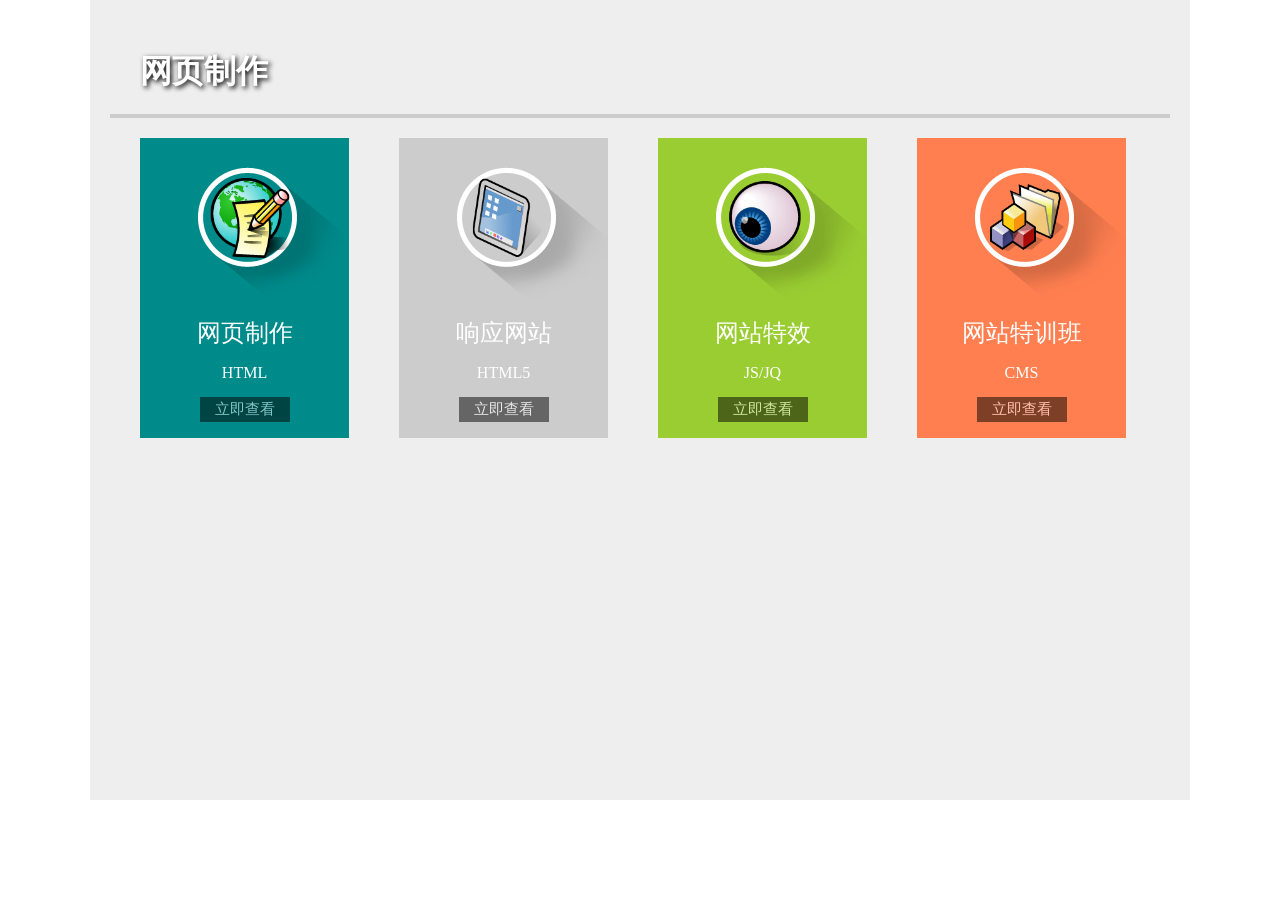
<file: 在校小作品/css3/index.html>
<!DOCTYPE html>
<html>
	<head>
		<meta charset="utf-8" />
		<title></title>
	<link rel="stylesheet" href="css/new_file.css" />
	</head>
	<body>
		<div class="main">
			<h1>网页制作</h1>
			<div class="xian"></div>
			<ul>
				<li>
					<img src="img/bg_icon.png"  class="tp">
					<div class="tu"><img src="img/html.png"></div>
					<div class="sp">
						<p class="pp1">网页制作</p>
						<p>HTML</p>
						<p class="pp3">立即查看</p>
					</div>
					<div class="xp">
						<p class="pp1">网页制作<span>HTML</span></p>
						<p class="pp3">课程:html+div+css+项目实战，2个月一期。</p>
					</div>
				</li>
				<li class="dy1">
					<img src="img/bg_icon.png"class="tp">
					<div class=" tu"><img src="img/html5.png"></div>
					<div class="sp">
						<p class="pp1">响应网站</p>
						<p>HTML5</p>
						<p class="pp3">立即查看</p>
					</div>
					<div class="xp">
						<p class="pp1">响应网站<span>HTML</span></p>
						<p class="pp3">课程:html5+css3+手机网站+响应式网站2个月一期</p>
					</div>
				</li>
				<li>
					<img src="img/bg_icon.png" class="tp">
					<div class="tu"><img src="img/js.png"></div>
					<div class="sp">
						<p class="pp1">网站特效</p>
						<p>JS/JQ</p>
						<p class="pp3">立即查看</p>
					</div>
					<div class="xp">
						<p class="pp1">网站特效<span>HTML</span></p>
						<p class="pp3">
课程:javascript系统学习，目标互联网所有特效</p>
					</div>
				</li>
				<li>
					<img src="img/bg_icon.png"class="tp">
					<div class="tu"><img src="img/dome.png"></div>
					<div class="sp">
						<p class="pp1">网站特训班</p>
						<p>CMS</p>
						<p class="pp3">立即查看</p>
					</div>
					<div class="xp">
						<p class="pp1 pgd">网站特训班<span>HTML</span></p>
						<p class="pp3">课程:从0开始静态页面开发到动态网站制作</p>
					</div>
				</li>
			</ul>
		</div>
	</body>
</html>
</file>
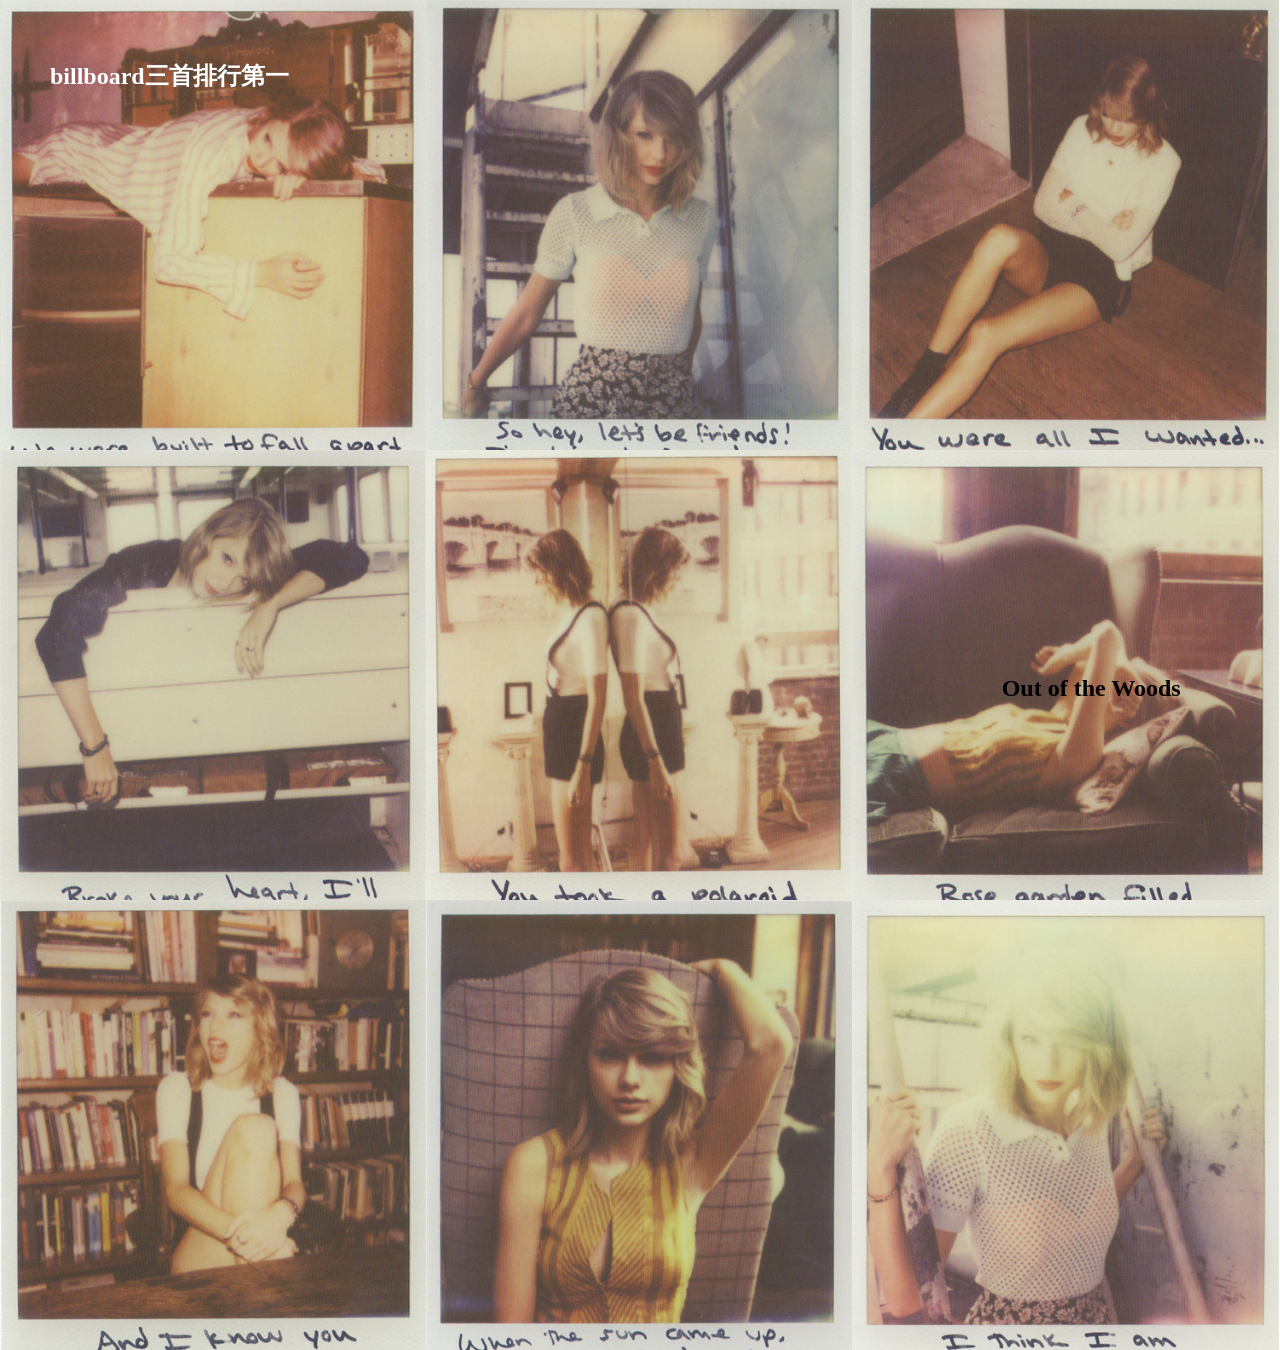
<file: 在校小作品/css3特效/index.html>
<!DOCTYPE html>
<html>
	<head>
		<meta charset="utf-8" />
		<title>明星资料卡</title>
		<link rel="stylesheet" type="text/css" href="css/style.css">
	</head>
	<body>
		<div id="box">
			<!--用作文档中插图的图像-->
			<figure class="view1">
				<img src="1989 Polaroid/1.png"alt="此图片无法加载">
				<!--和figure配套使用-->
				<figcaption>
					<h2>billboard三首排行第一</h2>
					<p class="pp p1">shake it off</p>
					<p class="pp p2">black space</p>
					<p class="pp p3">bab blood</p>
				</figcaption>
			</figure>
			<figure class="view2">
				<img src="1989 Polaroid/2.png"alt="此图片无法加载">
				<figcaption>
					<h2>Taylor Swift</h2>
					<p class="info1">Birthday:1989.12.13</p>
					<p class="info2">Height:180cm</p>
					<p class="info3">Weight:56kg</p>
				</figcaption>
			</figure>
			<figure class="view3">
				<img src="1989 Polaroid/3.png"alt="此图片无法加载">
				<h2>Back To December</h2>
				<p>
					I'm so glad you made time to see me.
						How's life, tell me how's your family?
						I haven't seen them in a while.
						You've been good, busier then ever.
						We small talk, work and the weather
						Your guard is up and I know why...
				</p>
			</figure>
			<figure class="view4">
				<img src="1989 Polaroid/4.png"alt="此图片无法加载">
				<figcaption>
					<h2>1989</h2>
					<p>Taylor Swift 《1989》</p>
				</figcaption>
				<div></div>
			</figure>
			<figure class="view5">
				<img src="1989 Polaroid/5.png"alt="此图片无法加载">
				<figcaption>
					<h2>BSDFSDFDDSFack To December</h2>
					<p>
					I'm so glad you made time to see me.
						How's life, tell me how's your family?
						I haven't seen them in a while.
						You've been good, busier then ever.
						We small talk, work and the weather
						Your guard is up and I know why...
				</p>
				</figcaption>
				<div></div>
			</figure>
			<figure class="view6">
				<img src="1989 Polaroid/6.png"alt="此图片无法加载">
				<figcaption>
					<h2>Out of the Woods</h2>
				</figcaption>
			</figure>
			<figure class="view7">
				<img src="1989 Polaroid/7.png"alt="此图片无法加载">
			</figure>
			<figure class="view8">
				<img src="1989 Polaroid/8.png"alt="此图片无法加载">
				<figcaption>
					<h2>sdlsdfdfsfddsf</h2>
				</figcaption>
				<div class="width"></div>
				<div class="height"></div>
			</figure>
			<figure class="view9">
				<img src="1989 Polaroid/9.png"alt="此图片无法加载">
			</figure>
			
		</div>
	</body>
</html>
</file>
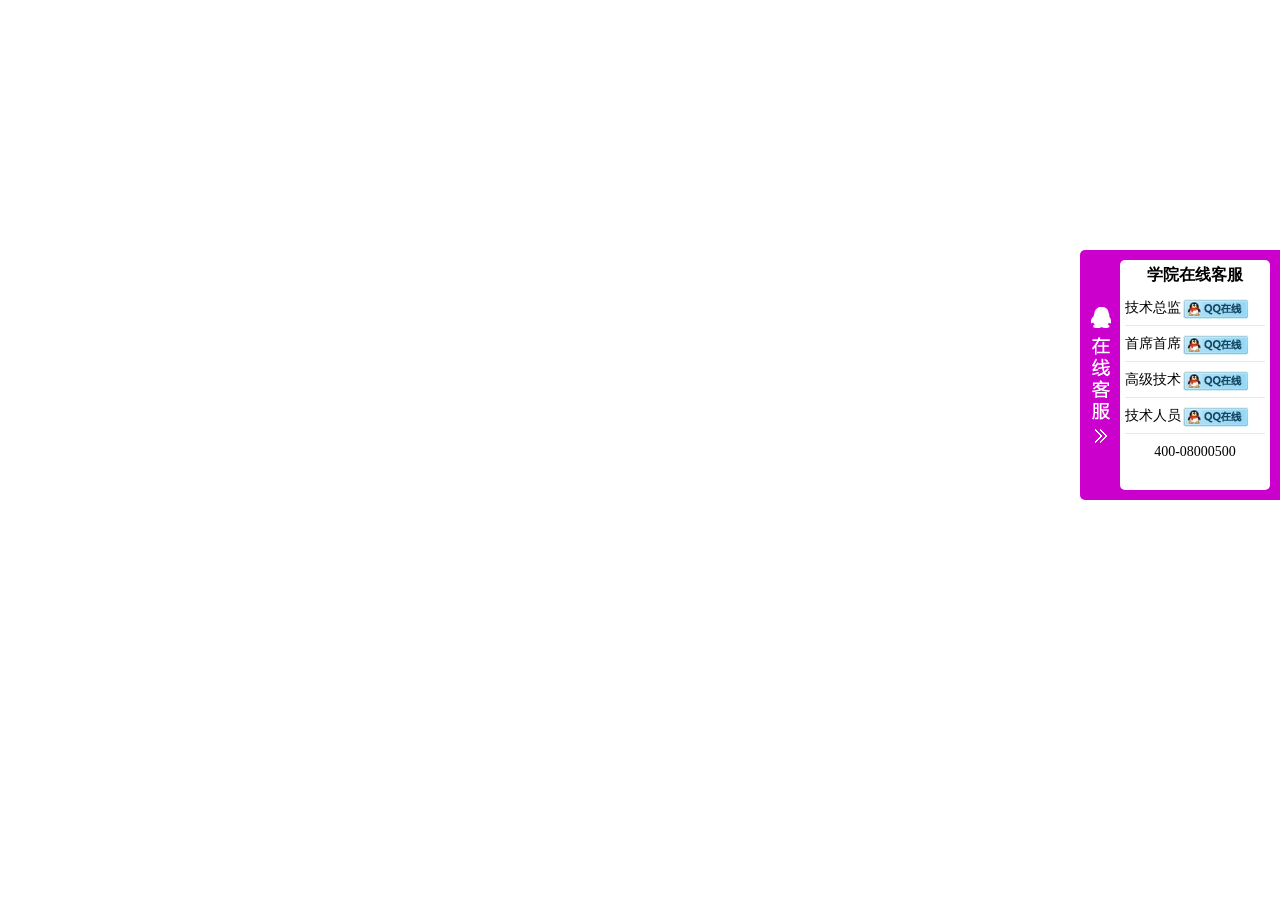
<file: 在校小作品/qq客服/index.html>
<!DOCTYPE html PUBLIC "-//W3C//DTD XHTML 1.0 Transitional//EN" "http://www.w3.org/TR/xhtml1/DTD/xhtml1-transitional.dtd">
<html xmlns="http://www.w3.org/1999/xhtml">
<head>
<head lang="en">
<meta charset="UTF-8">
<title>无标题文档</title>
<script type="text/javascript" src="js/jquery-1.10.1.min.js" ></script>
<script type="text/javascript" src="js/new_file.js" ></script>
    <style>
        *{margin: 0px;padding: 0px;}
        #qq{
        	 width:200px;
            height:250px;
            background-color: #cc00cc;
            position: fixed;
            right: 0px;
            top:250px;
            border-radius:5px 0px 0px 5px ;
            overflow: hidden;
       
        }
      
        #but{width:40px;
            height:250px;
           background: url("img/but_bg.png") no-repeat center right;
            float: left;
           }
      
        #qq_con{
            width:150px;
            height:230px;
            background-color: #fff;
            float: right;
            margin-top: 10px;
            margin-right: 10px;
            border-radius:5px;
        }
        h4{
            text-align: center;
            height:30px ;
            line-height: 30px;
        }
        ul{
            list-style-type: none;
            font-family: "微软雅黑";
            font-size: 14px;
            margin: 0px 5px;
        }
        ul li{
            height: 35px;
            line-height: 35px;
            border-bottom: 1px solid lavender;
        }
    .phone{
        text-align: center;
        border: 0px;
    }
        img{
            vertical-align: middle;
        }
    </style>
</head>
<body>
<div id="qq" class="qq2">
    <div id="but" class="bt1"></div>
    <div id="qq_con">
        <h4>学院在线客服</h4>
        <ul>
            <li>技术总监<img src="img/qq.png" align="absmiddle"/></li>
            <li>首席首席<img src="img/qq.png" /></li>
            <li>高级技术<img src="img/qq.png" /></li>
            <li>技术人员<img src="img/qq.png" /></li>
            <li class="phone">400-08000500</li>
        </ul>
    </div>
</div>

<meta http-equiv="Content-Type" content="text/html; charset=utf-8" />
<title>无标题文档</title>
</head>

<body>
</body>
</html>
</file>
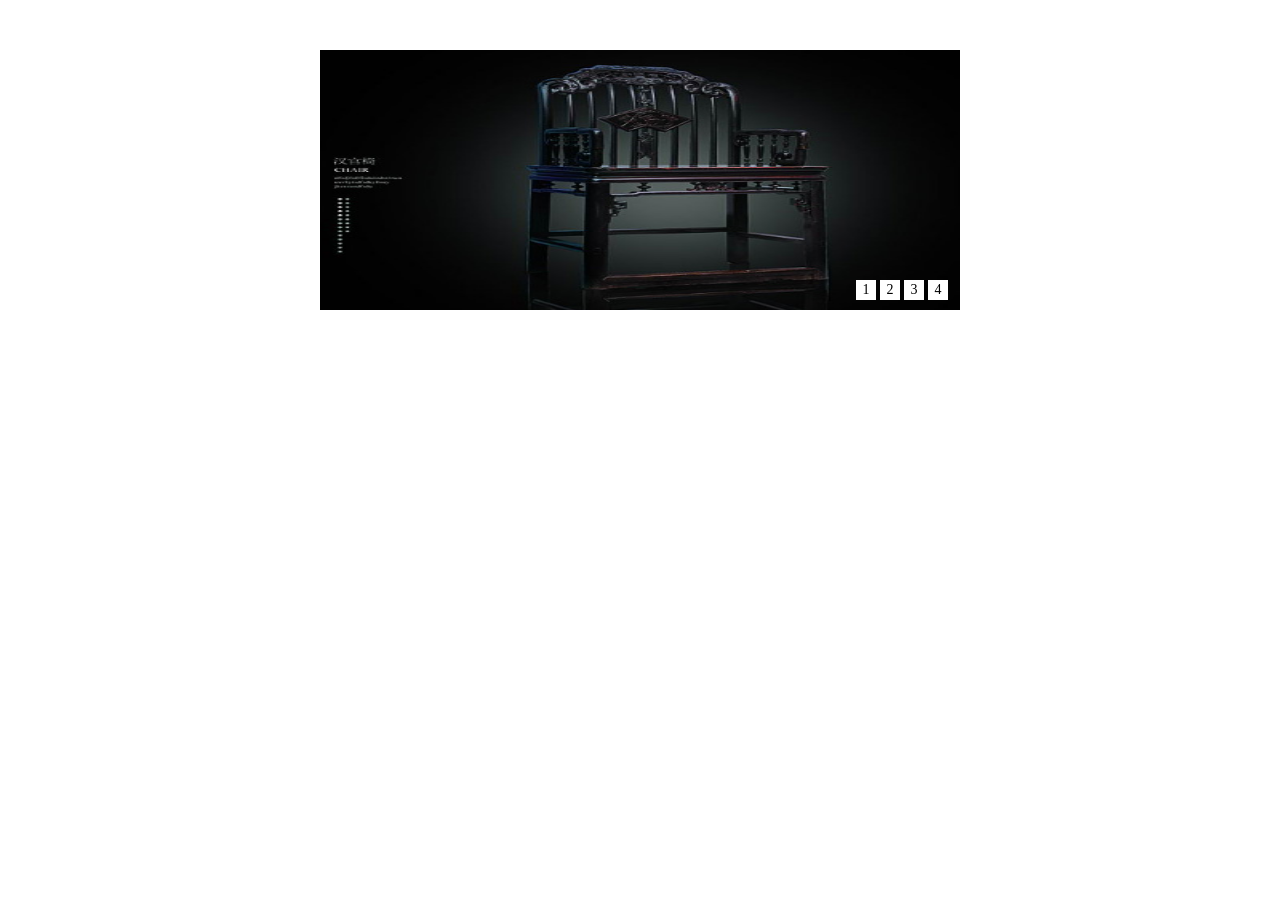
<file: 在校小作品/各类轮播/index.html>
<!DOCTYPE html>
<html lang="en">
<head>
    <meta charset="UTF-8">
    <title>banner焦点轮播图</title>
    <script src="js/util.js"></script>
    <script src="js/animate.js"></script>
    <script src="js/move.js"></script>
    <style>
        *{padding:0;margin:0}
        ul li{list-style:none}
        a{text-decoration:none;color:#333;}
        img{border:none;vertical-align: top;}
        body{font-family: "微软雅黑";font-size:14px;}
    </style>
</head>
<body>

    <style>
        #banner{width: 640px;height:260px;background:red;margin:50px auto;position: relative;overflow:hidden;}
        .mk_banner_list li{display:none;}
        .mk_banner_list li img{width:640px;height:260px;}
        .mk_num{position:absolute;right:10px;bottom:10px;}
        .mk_num li{height:20px;line-height: 20px;width:20px;background:#fff;margin:0 2px;text-align:center;float:left;}
    </style>
    <div id="banner">
        <ul  class="mk_banner_list">
            <li style="display: block;"><img src="images/2.jpg" alt=""></li>
            <li><img src="images/3.jpg" alt=""></li>
            <li><img src="images/4.jpg" alt=""></li>
            <li><img src="images/5.jpg" alt=""></li>
        </ul>
        <ul class="mk_num">
            <li>1</li>
            <li>2</li>
            <li>3</li>
            <li>4</li>
        </ul>
    </div>

    <script>
        //隐藏和显示版本
        ready(function(){
            var bannerDom = dom("banner");
            //获取要改变的图片
            var bannerUL = bannerDom.getElementsByTagName("ul")[0];
            var liDoms = bannerUL.children;
            //获取点击的轮播数字
            var numUL = bannerDom.getElementsByTagName("ul")[1];
            var numLis = numUL.children;

            //给每个数字绑定点击事件
            for(var i=0,len=numLis.length;i<len;i++){
                numLis[i].index = i;
                numLis[i].onclick = function(){
                   for(var j=0,len=liDoms.length;j<len;j++){
                        liDoms[j].style.display = "none";
                   };
                   liDoms[this.index].style.display ="block";
                };
            };
        });
    </script>
    
</body>
</html>
</file>
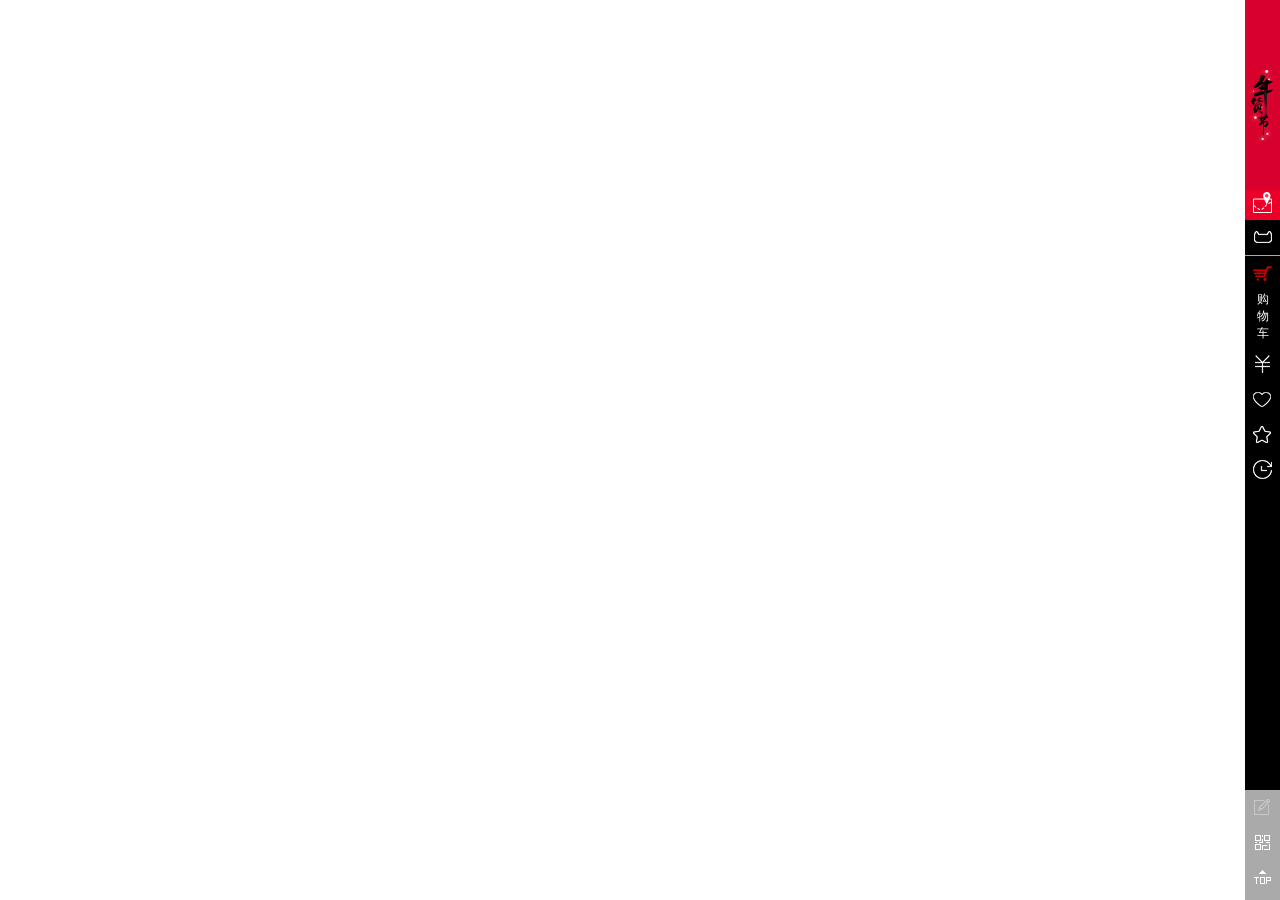
<file: 在校小作品/天猫侧边栏/index.html>
<!DOCTYPE html>
<html>
	<head>
		<meta charset="utf-8" />
		<title>天猫</title>
		<link rel="stylesheet" href="style.css" />
		
	</head>
	<body>
	<div id="Nav">
		<div class="top">
			<img src="images/nhj.png"/>
			<img class="email" src="images/email.gif" />
		</div>
		<div class="middle">
			<ul>
				<li><img src="images/logo.png" /><span>我的特权<font>◆</font></span></li>
				<li class="go"><img src="images/go.png" />购<br />物<br />车</li>
				<li><img src="images/money.png" /><span>我的资产<font>◆</font></span></li>
				<li><img src="images/xin.png" /><span>我关注的品牌<font>◆</font></span></li>
				<li><img src="images/start.png" /><span>我的收藏<font>◆</font></span></li>
				<li><img src="images/see.png" /><span>我看过的<font>◆</font></span></li>
			</ul>
		</div>
		<div class="bottom">
			<ul>
			<li><img src="images/ly.png"/>
				<span>我关注的品牌<font>◆</font></span>
			</li>
			<li><img src="images/weixin.png"/>
				<span>我的收藏<font>◆</font></span>
			</li>
			<li><img src="images/top.png"/>
				<span>我看过的<font>◆</font></span>
			</li>
			</ul>
		</div>
</div>
<script type="text/javascript" src="jquery.js"></script>
		<script type="text/javascript">
			$("#Nav ul li").hover(function(){
				if($(this).hasClass("go")){
					$(this).find("img").attr("src","images/go2.png");
				}
				$(this).addClass("hover");
				$(this).find("span").stop().animate({left:"-90px",opacity:1},500);
			},function(){
				if($(this).hasClass("go")){
					$(this).find("img").attr("src","images/go.png");
				}
				$(this).removeClass("hover");
				$(this).find("span").stop().animate({left:"-120px",opacity:0},500);
			
			});
		</script>
	</body>
</html>
</file>
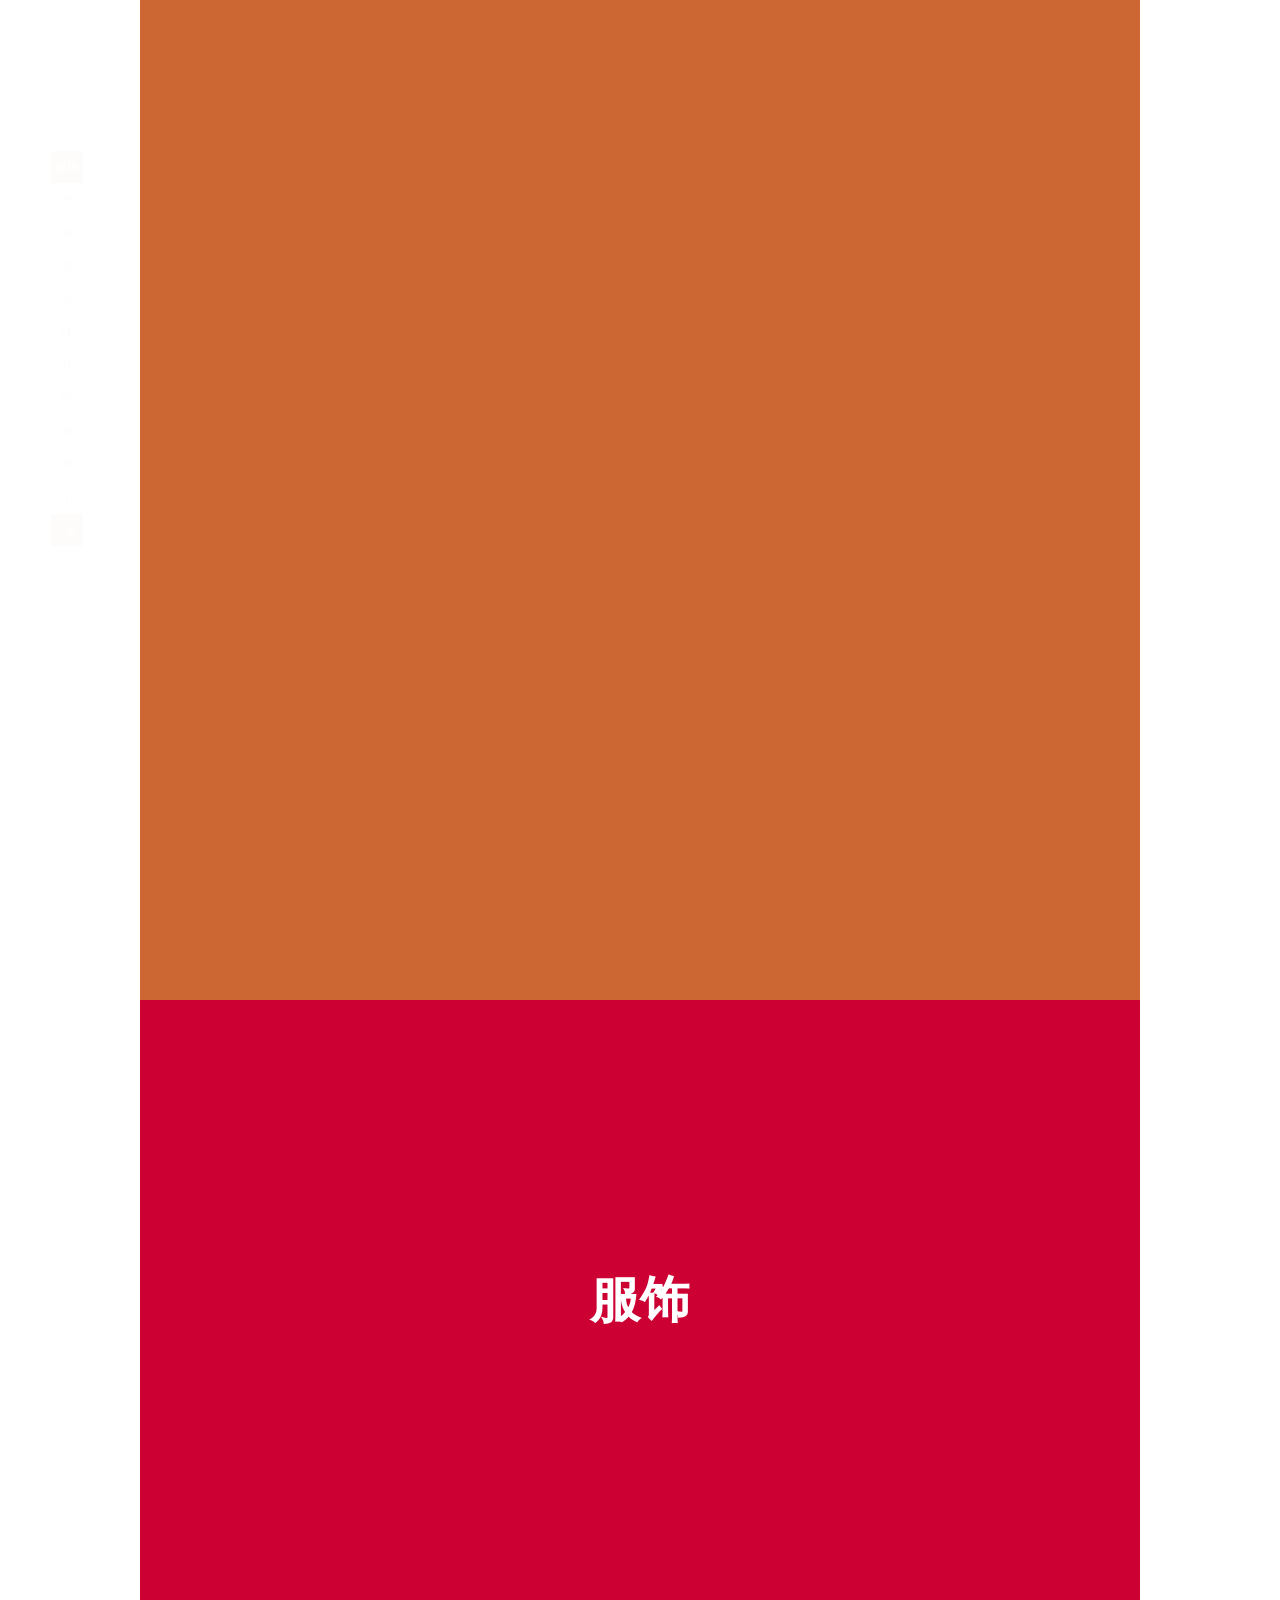
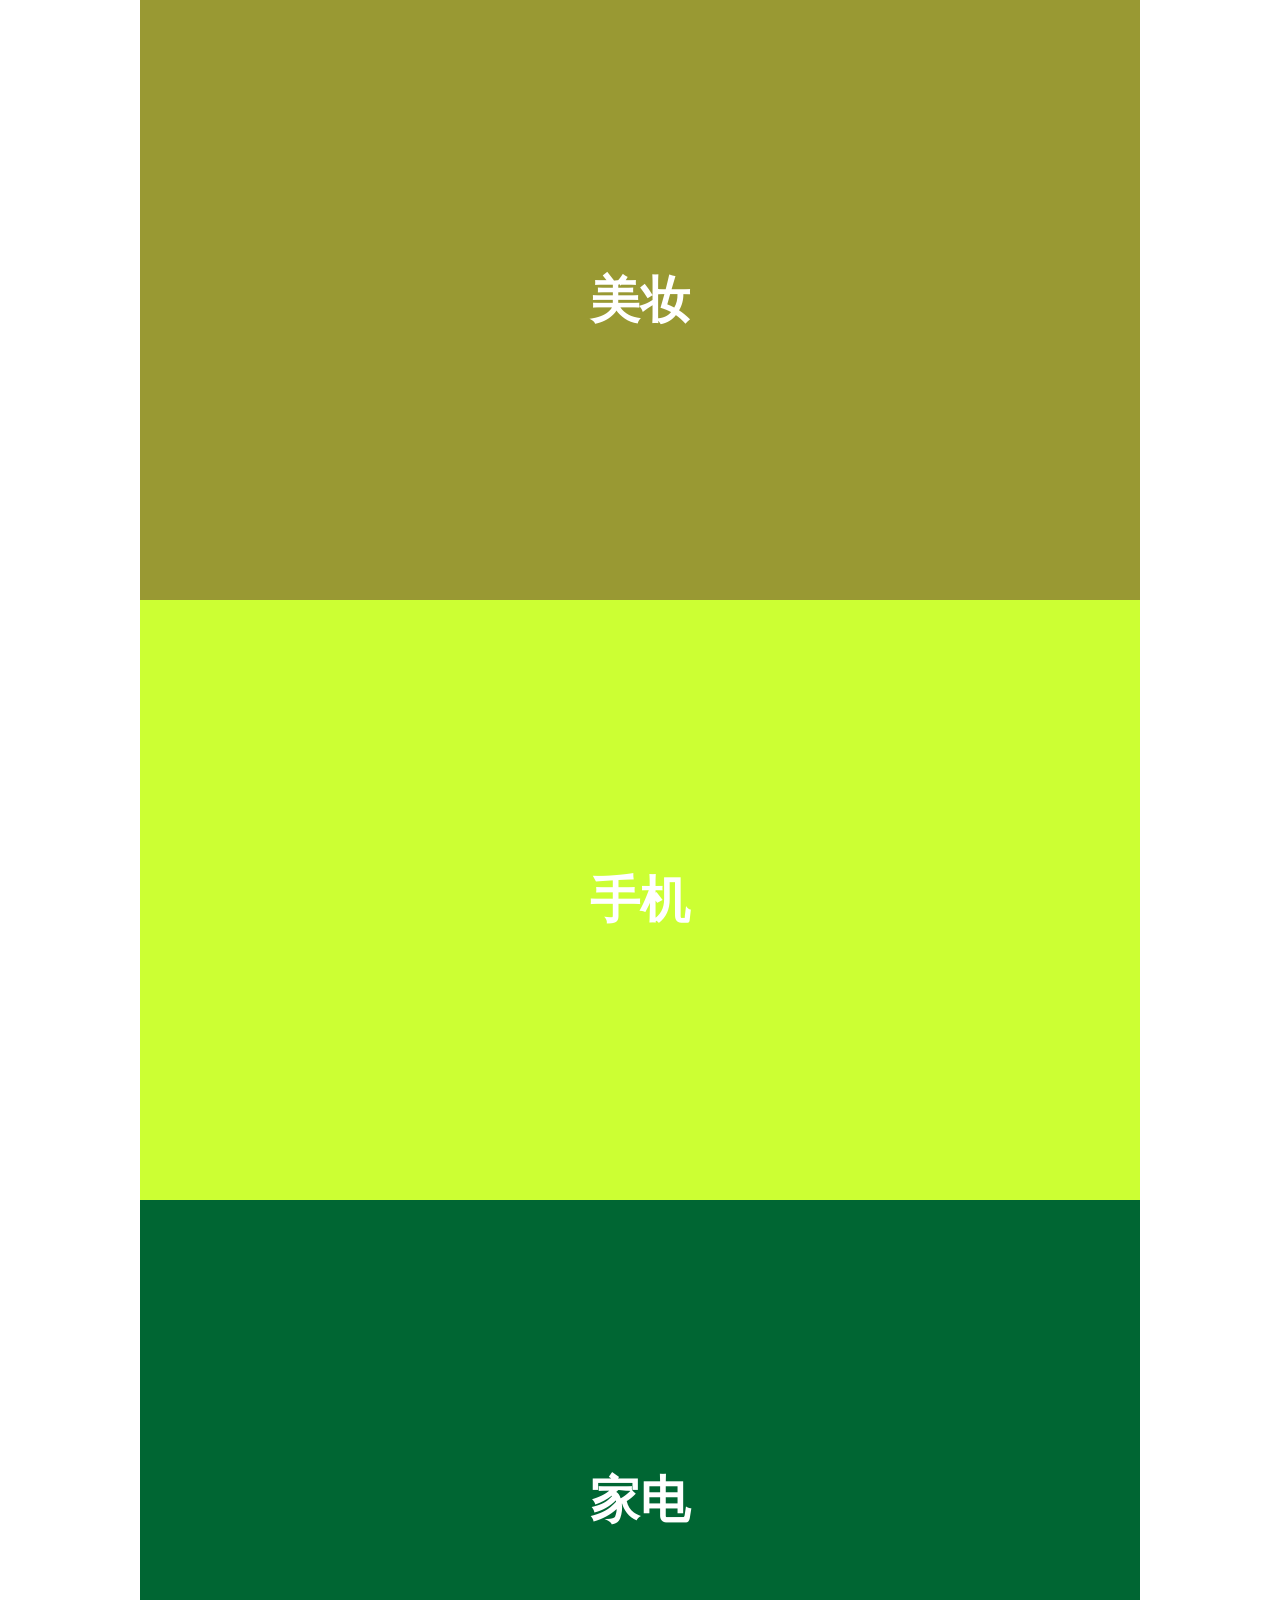
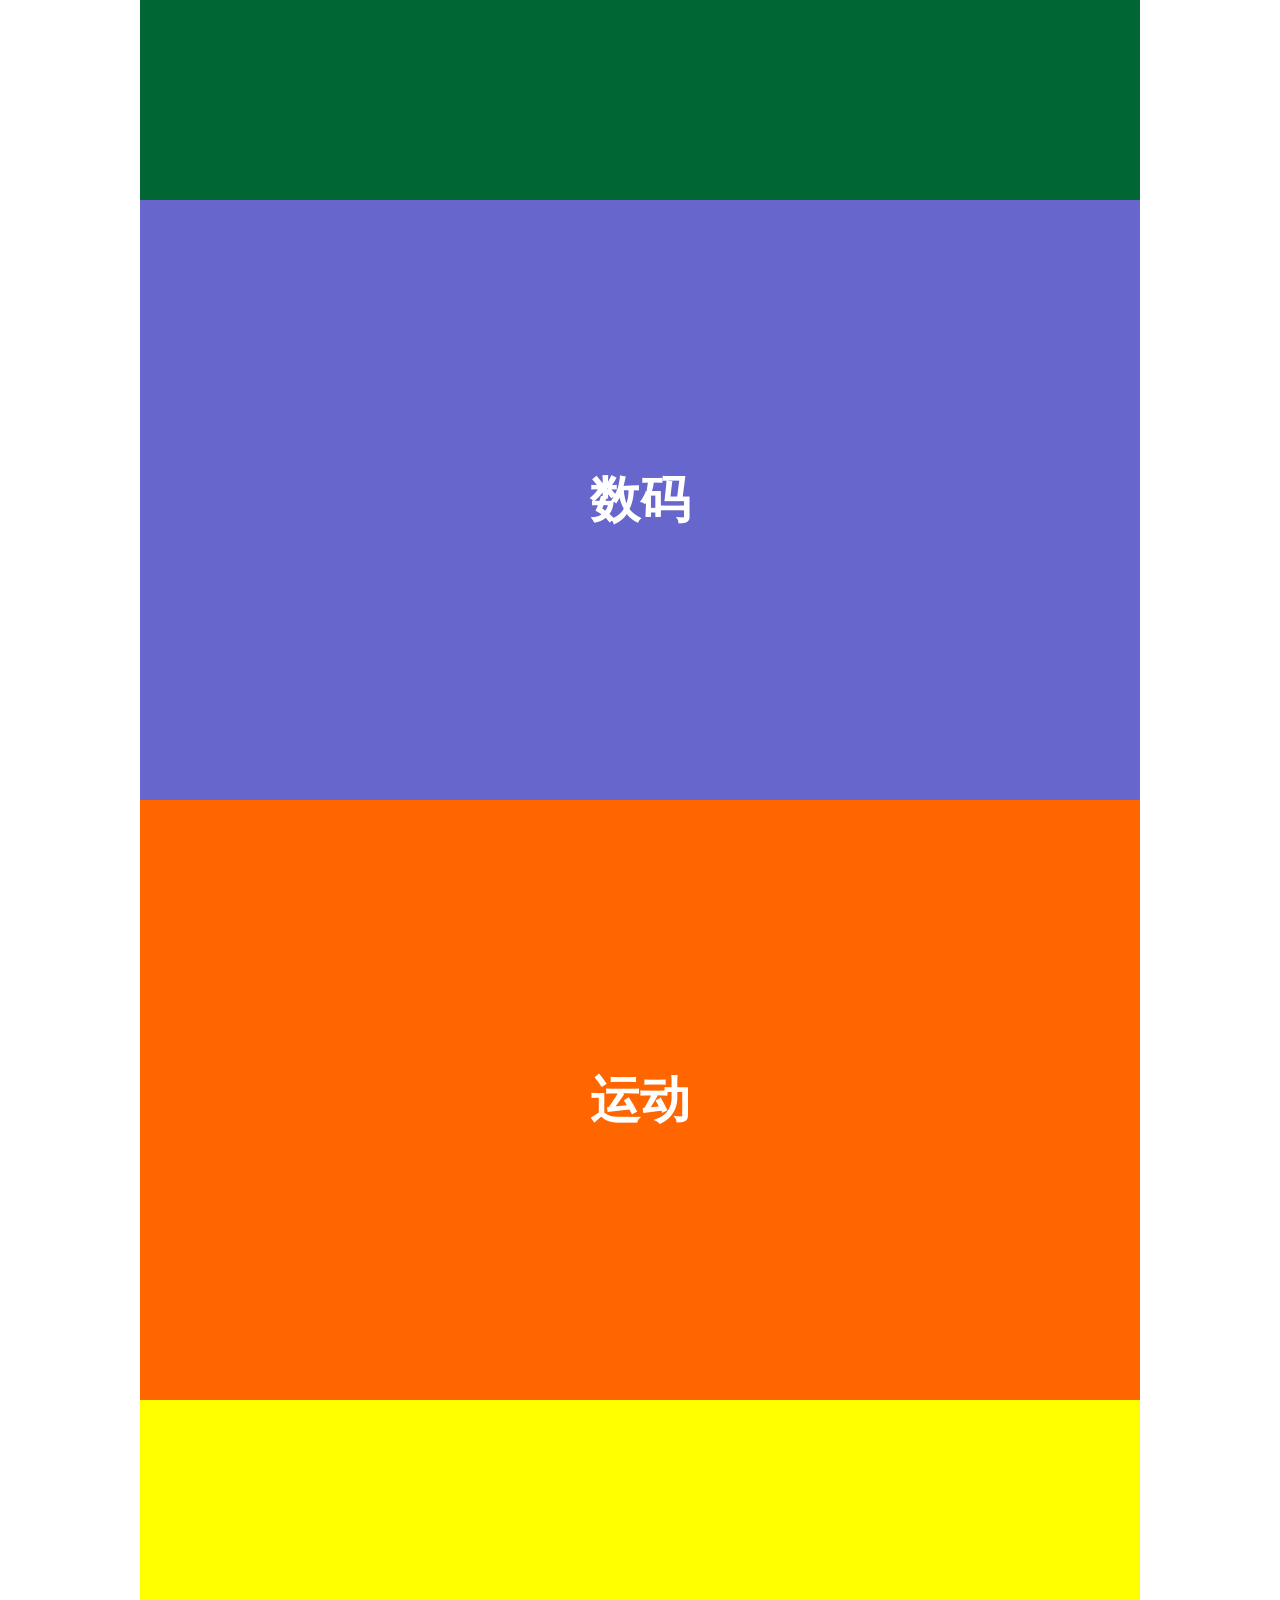
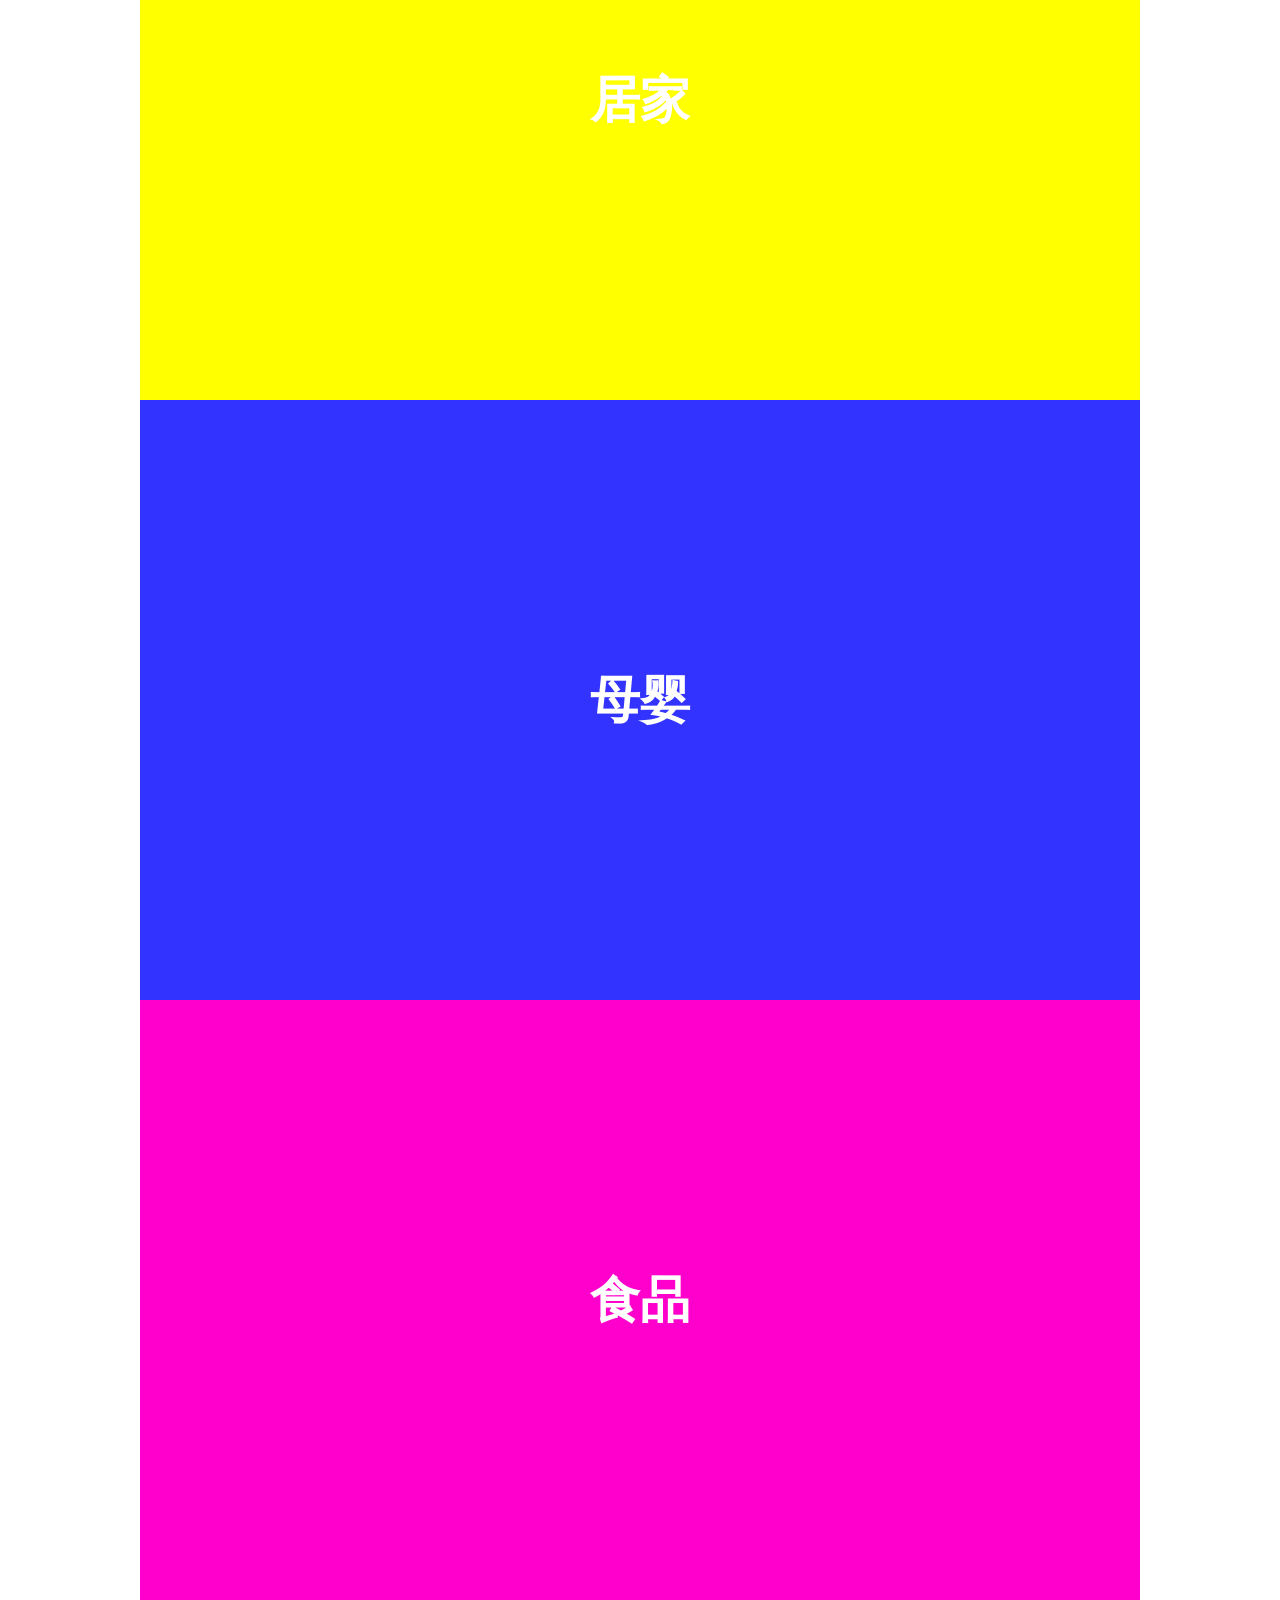
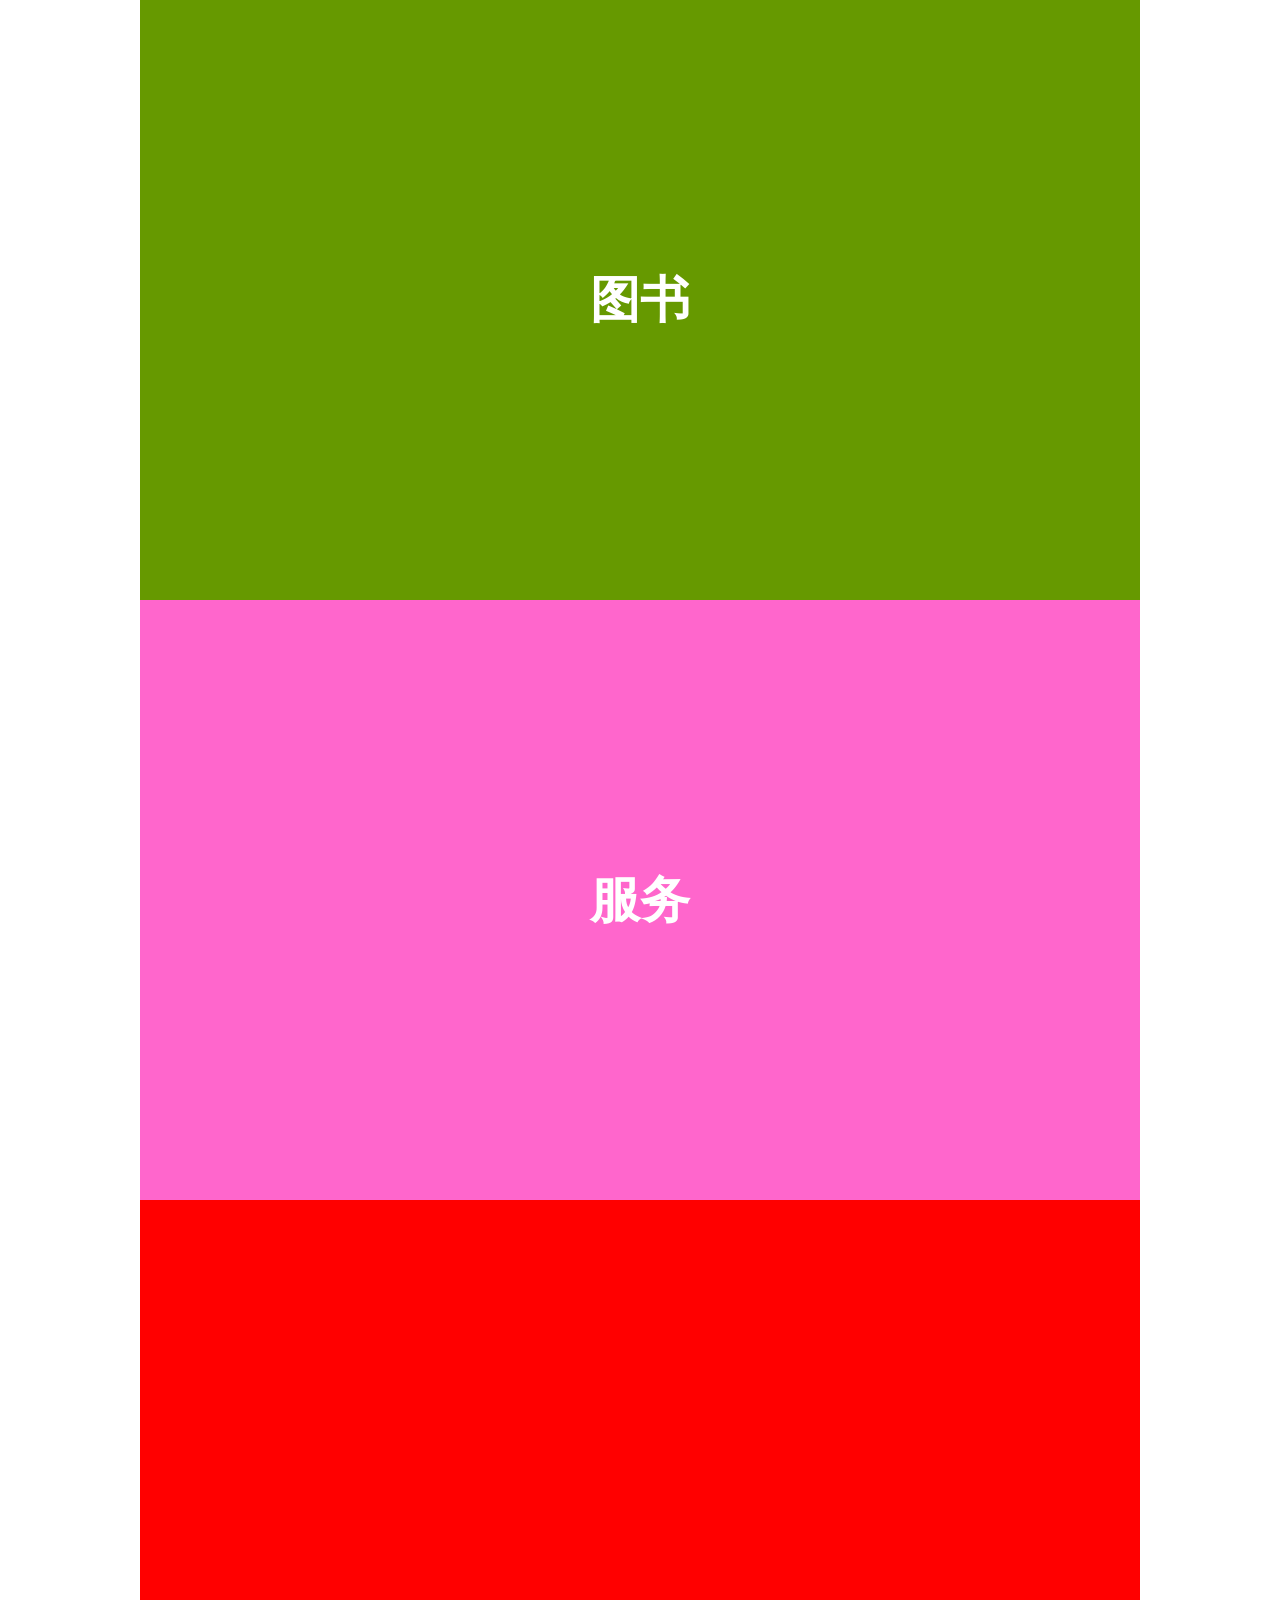
<file: 在校小作品/楼梯/index.html>
<!DOCTYPE html>
<html>
	<head>
		<meta charset="utf-8" />
		<title></title>
	<link rel="stylesheet" href="css/new_file.css" />
	<script type="text/javascript" src="js/jquery-1.10.1.min.js" ></script>
	<script type="text/javascript" src="js/js.js" ></script>
	</head>
	<body>
		<div id="loutinav">
			<ul>
				<li class="hover">1F<span>服饰</span></li>
				<li>2F<span>美妆</span></li>
				<li>3F<span>手机</span></li>
				<li>4F<span>家电</span></li>
				<li>5F<span>数码</span></li>
				<li>6F<span>运动</span></li>
				<li>7F<span>居家</span></li>
				<li>8F<span>母婴</span></li>
				<li>9F<span>食品</span></li>
				<li>10F<span>图书</span></li>
				<li >11F<span>服务</span></li>
				<li class="last">Top</li>
			</ul>
		</div>
		<div id="header">
		</div>
		<div id="main">
			<div class="louti" style="background: #cc0033;">服饰</div>
			<div class="louti" style="background: #999933;">美妆</div>
			<div class="louti" style="background: #ccff33;">手机</div>
			<div class="louti" style="background: #006633;">家电</div>
			<div class="louti" style="background: #6666cc;">数码</div>
			<div class="louti" style="background: #ff6600;">运动</div>
			<div class="louti" style="background: #ffff00;">居家</div>
			<div class="louti" style="background: #3333ff;">母婴</div>
			<div class="louti" style="background: #ff00cc;">食品</div>
			<div class="louti" style="background: #669900;">图书</div>
			<div class="louti" style="background: #ff66cc;">服务</div>
		</div>
		<div id="footer">
		</div>
	</body>
</html>
</file>
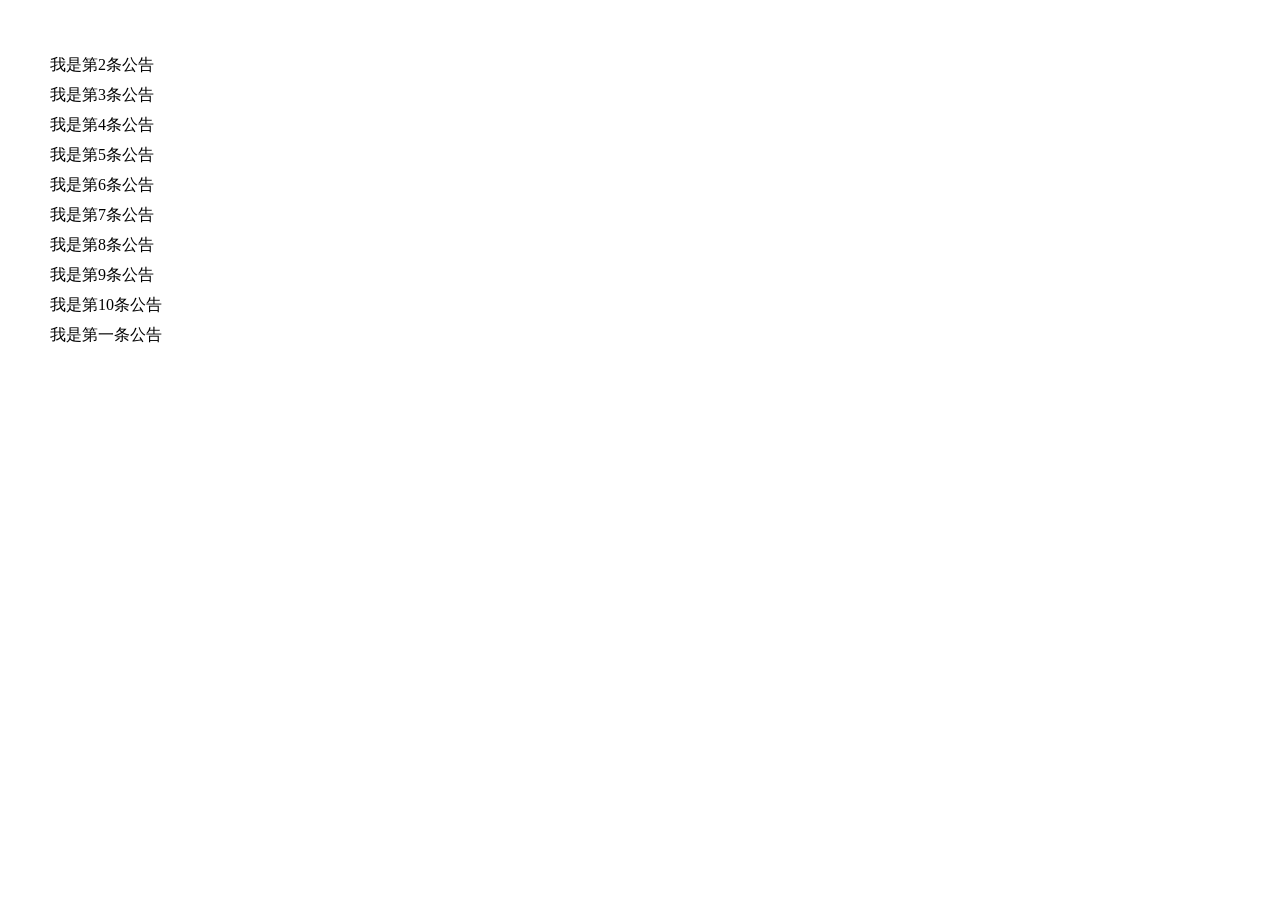
<file: 在校小作品/滚动公告/index.html>
<!DOCTYPE html>
<html>
	<head>
		<meta charset="utf-8" />
		<title></title>
		<script type="text/javascript" src="js/jquery-3.1.1.min.js" ></script>
		<style>
			*{padding: 0;margin: 0;}
			body{margin: 50px;}
			ul{list-style: none;}
			li{line-height: 30px;height: 30px;}
		</style>
		<script>
		var time=setInterval(function(){
			var fi=$('ul>:first').clone(true);
			$('ul').append(fi);
			$("ul>:first").remove();
			},1000)
		
		</script>
	</head>
	<body>
		<ul>
			<li>我是第一条公告</li>
			<li>我是第2条公告</li>
			<li>我是第3条公告</li>
			<li>我是第4条公告</li>
			<li>我是第5条公告</li>
			<li>我是第6条公告</li>
			<li>我是第7条公告</li>
			<li>我是第8条公告</li>
			<li>我是第9条公告</li>
			<li>我是第10条公告</li>
		</ul>
	</body>
</html>
</file>
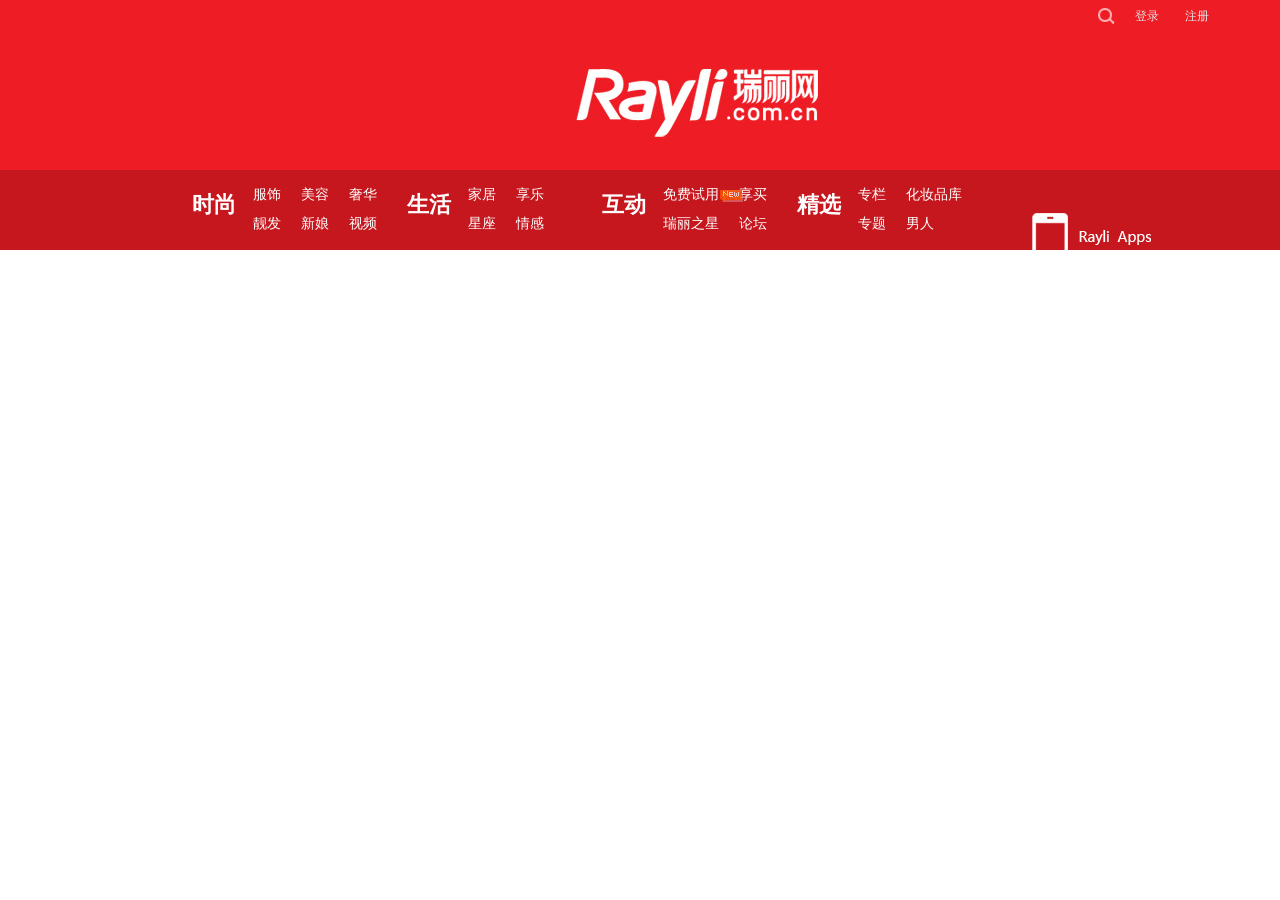
<file: 在校小作品/瑞丽网/index.html>
<!DOCTYPE html>
<html>
	<head>
		<meta charset="utf-8" />
		<title>瑞丽网</title>
	<link rel="stylesheet" href="css/style.css" />
	<script type="text/javascript" src="js/jquery-1.11.1.min.js" ></script>
	<script type="text/javascript" src="js/main.js" ></script>
	</head>
	<body>
		<div id="Top">
			<div class="TopCon">
				<a href="#">注册</a>
				<a href="#">登录</a>
				<img src="images/search.jpg"class="seaImg" >
				<div class="search">
					<form>
						<input type="text"class="seaTxt"id="seaTxt" />
						<input type="submit"class="seaBut"value="" />
						<label class="txt"for="seaTxt">请输入关键字</label>
					</form>
				</div>
			</div>
			<div class="zhongj"><a href="#"><img src="images/banner.jpg"</a></div>
			<div class="xia">
				<div class="dadiv">
					<ul>
						<li><a></a>
							<span class="bdo">时尚</span>
							<div class="ad1">
							<a href="#">服饰</a>
							<a href="#">美容</a>
							<a href="#">奢华</a>
							<a href="#">靓发</a>
							<a href="#">新娘</a>
							<a href="#">视频</a>
							</div>
						</li>
						<li>
							<span>生活</span>
							<div class="ad">
							<a href="#">家居</a>
							<a href="#">享乐</a>
							<a href="#">星座</a>
							<a href="#">情感</a>
							</div>
						</li>
						<li>
							<span>互动</span>
							<span class="ftu"></span>
							<span class="ftu1"></span>
							<div class="ad">
								 
							<a href="#">免费试用</a>
							<a href="#">享买</a>
							<a href="#">瑞丽之星</a>
							<a href="#">论坛</a>
							</div>
						</li>
						<li>
							<span>精选</span>
							<div class="ad">
							<a href="#">专栏</a>
							<a href="#">化妆品库</a>
							<a href="#">专题</a>
							<a href="#">男人</a>						
							</div>
						</li>
					</ul>
					<div class="ttuu">
						<a href="#"><img src="images/app.gif"</a>
					</div>
				</div>
			</div>
		</div>
	</body>
</html>
</file>
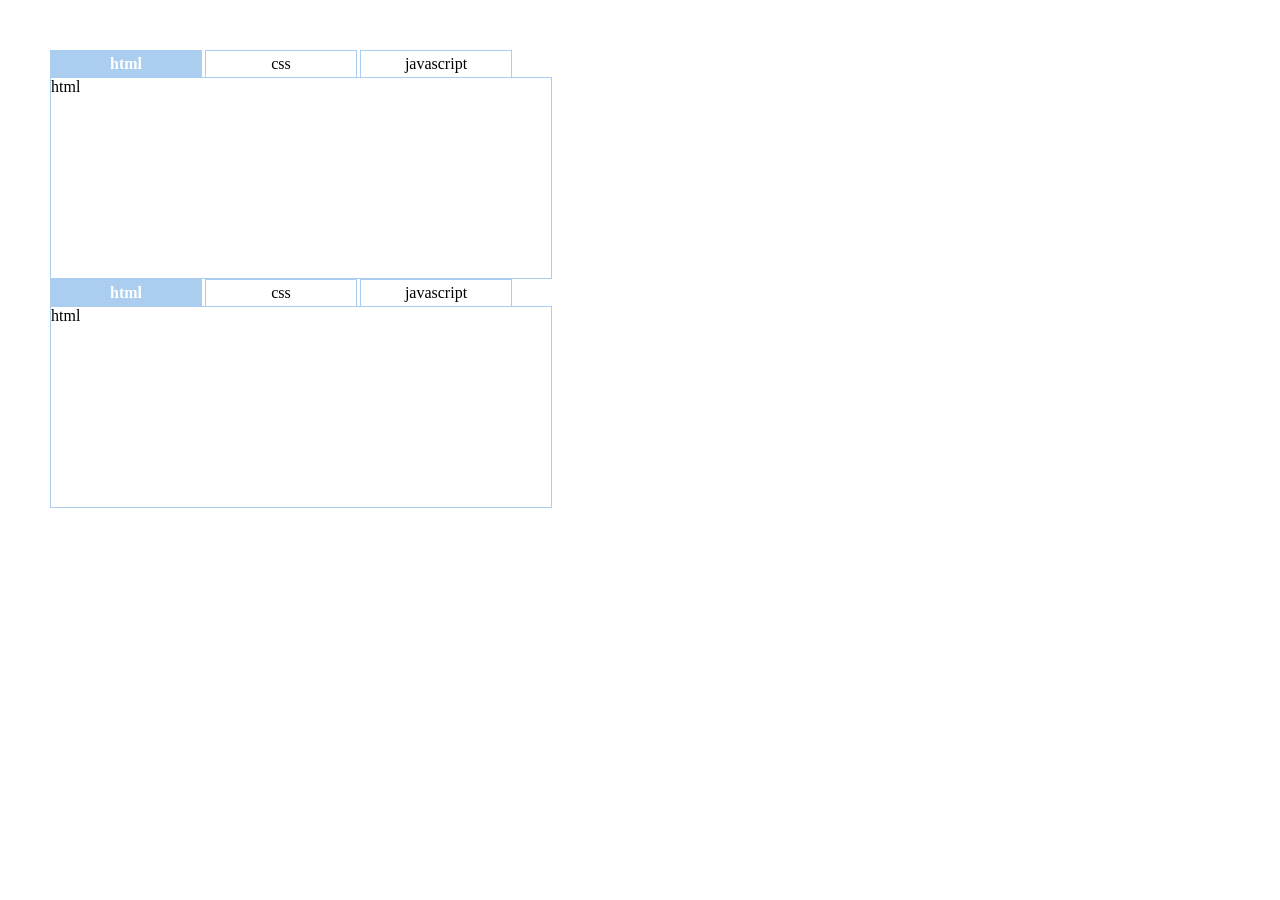
<file: 在校小作品/jquery小插件开发/切换table.html>
<!DOCTYPE html>
<html>
	<head>
		<meta charset="UTF-8">
		<title></title>
		<script type="text/javascript" src="js/jquery-3.1.1.min.js" ></script>
		<script type="text/javascript" src="js/qiehuantable.js" ></script>
		<style>
			body{margin: 50px;}
			*{padding: 0;margin: 0;}
			.tabNav{list-style: none;}
			.tabNav li{float: left;width:150px;height: 26px;line-height: 26px;text-align: center;margin-right: 3px;border: 1px solid #ABCDEF;border-bottom: none;}
			.tabNav li.current{background: #ABCDEF;color: #fff;font-weight: 700;}
			.tabContent{clear: both;}
			.tabContent div{border: 1px solid #ABCDEF;display: none;width:500px;height: 200px;}
		</style>
		<script>
			$(function(){
			$(".tab").tab();
			$(".tab1").tab();
//				$(".tab").tab({
//					eventType:'mouseover'
//				}).find('.tabNav>li').css('background','red');
			})
		</script>
	</head>
	<body>
	<div class="tab">
			<ul class="tabNav">
				<li class="current">html</li>
				<li>css</li>
				<li>javascript</li>
			</ul>
		<div class="tabContent">
			<div style="display: block;">html</div>
			<div>css</div>
			<div>javascript</div>
		</div>
	</div>
	<div class="tab1">
			<ul class="tabNav">
				<li class="current">html</li>
				<li>css</li>
				<li>javascript</li>
			</ul>
		<div class="tabContent">
			<div style="display: block;">html</div>
			<div>css</div>
			<div>javascript</div>
		</div>
	</div>
	</body>
</html>
</file>
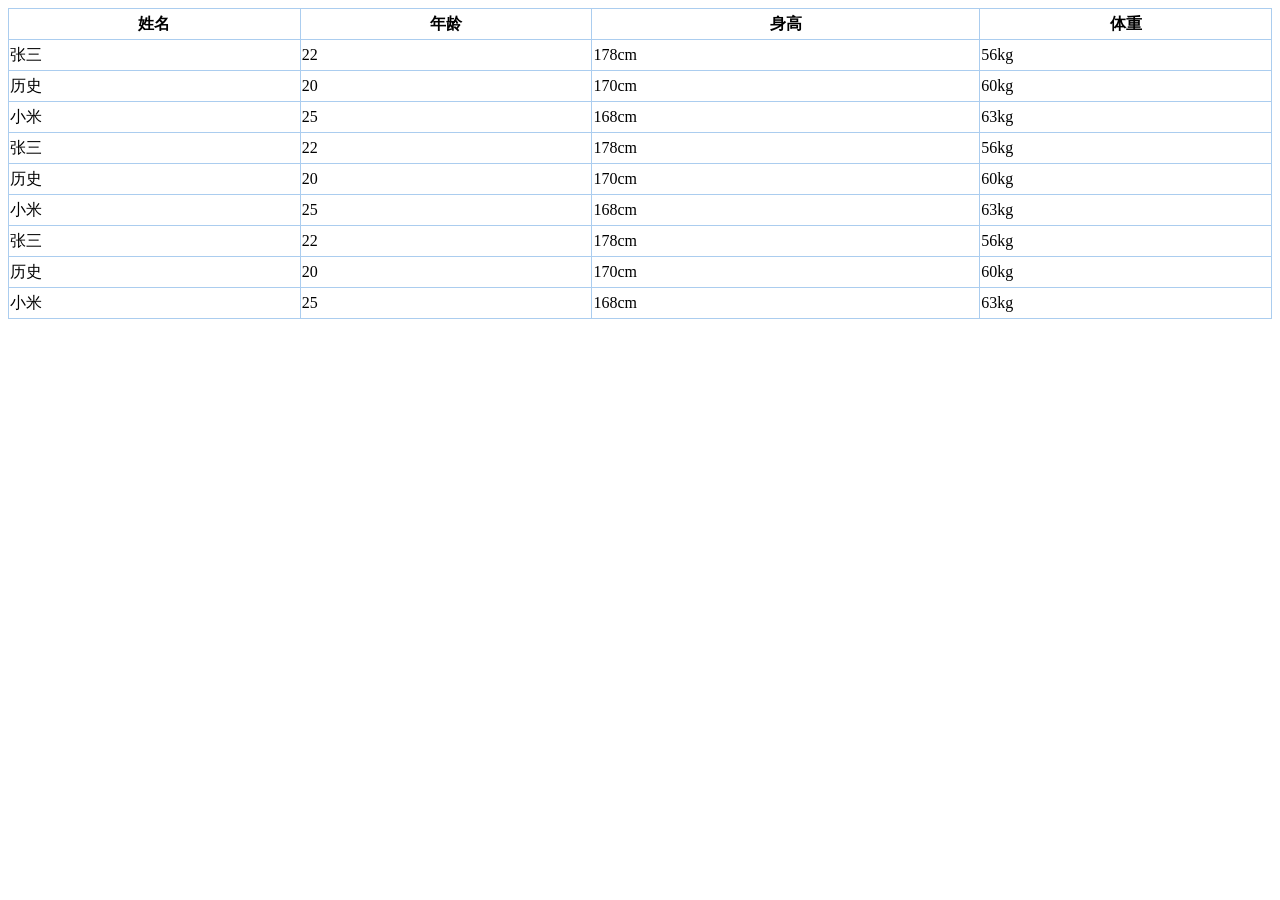
<file: 在校小作品/jquery小插件开发/对象级插件开发.html>
<!DOCTYPE html>
<html>
	<head>
		<meta charset="UTF-8">
		<title></title>
		<script type="text/javascript" src="js/jquery-3.1.1.min.js" ></script>
		<script type="text/javascript" src="js/jquerytable.1.0.js" ></script>
		<style>
			table{width:100%;border: 1px solid #abcdef;border-collapse: collapse;}
			th,td{height: 28px;border: 1px solid #ABCDEF;}
			.evenRow{background: #09f;}
			.oddRow{background: #38a38a;}
			.currentRow{background:yellowgreen;}
			/*.evenRow1{background: red;}
			.oddRow1{background: green;}
			.currentRow1{background: blue;}*/
		</style>
		<script>
			$(function(){
					$('#table1').table();
//				$('#table1').table({
//			evenRowClass:'evenRow1',
//			oddRowClass:'oddRow1',
//			currentRowClass:'currentRow1'
//				});
//	$('#table1').table({
//						eventType:'click'
//						
//					}).find('#di').css('background','red');
//			})
		</script>
	</head>
	<body>
		<table id="table1">
			
			<tr id="di">
				<th>姓名</th>
				<th>年龄</th>
				<th>身高</th>
				<th>体重</th>
			</tr>
			
			
			<tr>
				<td>张三</td>
				<td>22</td>
				<td>178cm</td>
				<td>56kg</td>
			</tr>
			<tr>
				<td>历史</td>
				<td>20</td>
				<td>170cm</td>
				<td>60kg</td>
			</tr>
			<tr>
				<td>小米</td>
				<td>25</td>
				<td>168cm</td>
				<td>63kg</td>
			</tr>
			<tr>
				<td>张三</td>
				<td>22</td>
				<td>178cm</td>
				<td>56kg</td>
			</tr>
			<tr>
				<td>历史</td>
				<td>20</td>
				<td>170cm</td>
				<td>60kg</td>
			</tr>
			<tr>
				<td>小米</td>
				<td>25</td>
				<td>168cm</td>
				<td>63kg</td>
			</tr>
			<tr>
				<td>张三</td>
				<td>22</td>
				<td>178cm</td>
				<td>56kg</td>
			</tr>
			<tr>
				<td>历史</td>
				<td>20</td>
				<td>170cm</td>
				<td>60kg</td>
			</tr>
			<tr>
				<td>小米</td>
				<td>25</td>
				<td>168cm</td>
				<td>63kg</td>
			</tr>
			
		</table>
	</body>
</html>
</file>
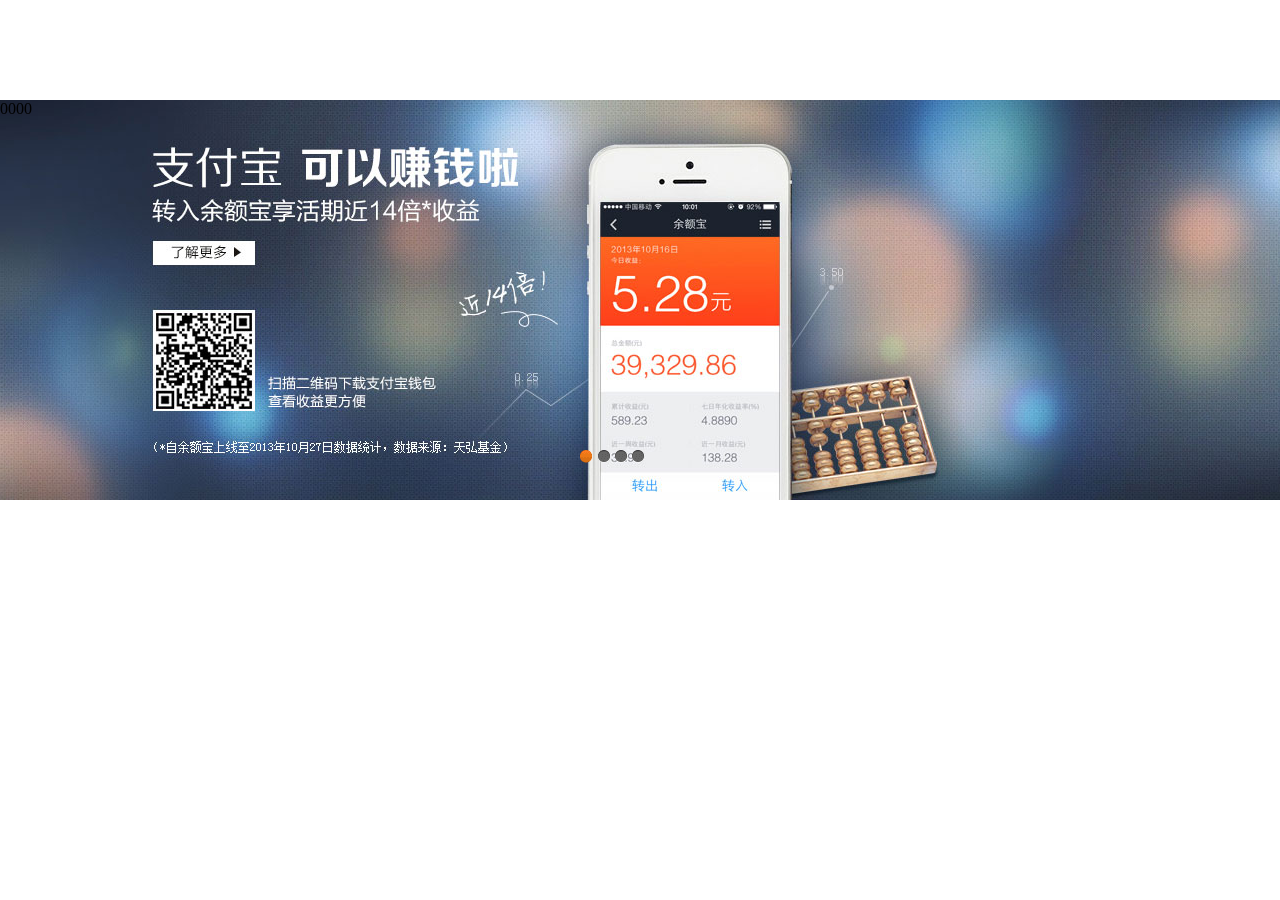
<file: 在校小作品/京东/flash.html>
<!DOCTYPE html PUBLIC "-//W3C//DTD XHTML 1.0 Transitional//EN" "http://www.w3.org/TR/xhtml1/DTD/xhtml1-transitional.dtd">
<html>
	<head>
		<!--������ǰҳ��ı��뼯charset=gbk���ı���gb2312,charset=utf-8 ���ʱ���-->
		<meta http-equiv="Content-Type" content="text/html; charset=gbk">
		<!--��ǰҳ�����Ҫ��-->
		<title>����</title>
		<meta name="Keywords" content="�ؼ���,�ؼ���">
		<meta name="description" content="����">	
		<!--����css , js-->
<style type="text/css">
*{margin:0px; padding:0px;}
/*css��ʽ�ı��﷽ʽ: ����:ֵ; ����:1.7m; ��ɫ:��ɫ; px����*/
#flash{width:100%;/*����*/ height:400px;/*�߶�*/ background:#00FF66;/*������ɫ*/ margin-top:100px;
		position:relative;/*��Զ�λ��Ԫ��*/}
#flash ul.imglist li{width:100%; height:400px;list-style-type:none;/*ȥԲ��*/
			 position:absolute;/*���Զ�λ*/ top:0px;}
#flash ul.but{position:absolute; z-index:5;  top:350px; left:45%;}
#flash ul.but li{width:13px; height:13px;list-style-type:none;
					float:left;/*����*/background:url("images/dot.png") -13px 0px; 
					margin-left:4px;}
#flash ul.but li.hover{background:url("images/dot.png");}
</style>

	</head>
<body>
<!--div ����ģ�ͣ��߶ȣ����ȣ������ݵĳ���������  ����="����Ů��"-->
<div id="flash">
	<!--ͼƬ�б���ʼ-->
	 <ul class="imglist">
		<li style="background:url('images/img1.jpg') center;z-index:4 ">0000</li>
		<li style="background:url('images/img2.jpg') center;">11111</li>
		<li style="background:url('images/img3.jpg') center;">2222</li>
		<li style="background:url('images/img4.jpg') center;">3333</li>
	 </ul>
	<!--ͼƬ�б�����-->
	
	<!--��Ť��ʼ-->
	<ul class="but">
		<li  class="hover"></li>
		<li></li>
		<li></li>
		<li></li>
	</ul>
	<!--��Ť����-->

</div>
<!--�����ⲿjquery�ļ�-->
<script type="text/javascript" src="js/jquery.js"></script>
<script type="text/javascript">
var _index=0;
var playTime=null;
$("ul.but li").hover(function(){
	clearInterval(playTime);//�����ʱ��
	//��껬������
	$(this).addClass("hover").siblings().removeClass("hover");//���� class="hover"
	_index=$(this).index();//������ȥ���Ǹ�li�����к�
	//alert(_index);
	$("ul.imglist li").eq(_index).fadeIn().siblings().fadeOut();
},function(){
	//����ƿ�
	auto_Play();//���Զ�����
});


//�Զ��ֲ�
function auto_Play(){
	
	playTime=setInterval(function(){
		_index++;//���кż� index+1
		//alert(_index);
		//if(_index<=3){
		if(_index>3){_index=0;}
			$("ul.but li").eq(_index).addClass("hover").siblings().removeClass("hover");
			$("ul.imglist li").eq(_index).fadeIn().siblings().fadeOut();
			//}else{_index=-1;}
	},2000);	
}

auto_Play();//����
</script>






<!--
	1����ҳ�浱�У�����һ���п��ȣ��߶ȣ������ݵĳ���������(div����ģ��)
	2����������߾�ĸ��� margin,�������߾�ļ������� *{margin:0px;}
	3��������ul�����б���ǩ,��ÿһ��li���ӿ��Ⱥ͸߶� ,ȥ��liǰ���Բ��;
	4���������ڱ߾�ĸ��� padding ,������ڱ߾�ļ������� *{padding:0px;}
	5����θ�li���ӱ���ͼƬ background:url('��ַ') center(����ͼƬ����);
	6�����þ��Զ�λ�������ǵ�����ͼƬ(li)����һ�� , ����һ��li���� z-index:4; 
		�ѵ�һ��ͼƬ����������
-->	
</body>
</html>
</file>
<file: 在校小作品/css3/css/new_file.css>
*{padding: 0;margin: 0;}
.main h1{color:#fff;text-shadow: 2px 2px 5px black;padding:50px 0 0 50px;}
.main{background: #eeeeee;width: 1100px;margin:0 auto;height: 800px;}
.main .xian{border-bottom: 4px solid #ccc;margin: 20px;}
.main ul {width:100%;height: 400px;list-style: none;}
.main ul li{position:relative;width:19%;overflow:hidden;height: 300px;background-color: darkcyan;float: left;margin-left: 50px;}
.main ul li:nth-child(2){background:#ccc;}
.main ul li:nth-child(3){background: yellowgreen;}
.main ul li:nth-child(4){background: coral;}
.main ul li:nth-child(1){background: darkcyan;}
.dy{background-image:url(../img/bg_icon.png);}
.tu{width: 150px;height: 150px;position: absolute;top: 40px;left: 70px;}
.tu img{width:80px;height: 80px;transition: all 0.5s;}
.main ul li:hover .tu img{transform: rotate(360deg);width:100px;height: 100px;}
.tp{opacity: 1;transition: all 0.3s;}
.main ul li:hover .tp{opacity: 0;}
.sp{width:100%;height: 135px;color: #fff;text-align: center;transition: all 0.3s;}
.sp p{margin-top: 15px;}
.sp .pp1{font-size: 24px;}
.sp .pp3{background: black;opacity: 0.5;width:90px;height: 25px;font-size:15px;line-height:25px;margin-left: 60px;}
.main ul li:hover .sp{transform: translateY(130px);}
.xp{background:black;opacity:0.5;width:100%;height: 135px;position:absolute;color:#fff;text-align: center;transition: all 0.5s;right:0px;bottom:0px;transform: translateX(220px);transition: all 0.5s;}
.xp .pp1{text-align:left;padding-left:5px;font-size: 24px;border-left:3px solid #fff;width:130px;height:55px;margin-left: 50px;}
.xp p{margin-top: 15px;}
.xp .pp1 span{font-size: 18px;display: block;margin-top:8px;}
.main ul li:hover .xp{transform: translateX(0px);}
.xp .pp3{width:65%;font-size:12px;margin-left: 23%;text-align: left;}
</file>
<file: 在校小作品/css3特效/css/style.css>
﻿@charset "utf-8";
*{
	padding:0;
	margin:0;
}
figure{
	position:relative;
	width:33.3%;
	height:450px;
	float:left;
	overflow:hidden;
}
figure:hover img{
	opacity: 0.5;
}
figure img{
	width:100%;
}
/*框格1*/
.view1 img{
	transform: translateX(0px);
	transition: all 0.7s;
}
.view1:hover img{
	transform: translateX(50px);
	}
.view1 h2{
	position:absolute;
	left:50px;
	top:60px;
	color:white;
	transition: all 2s;
}
.view1:hover h2{
	transform: translateX(50px);
}
.view1 .pp{
	position:absolute;
	width:100px;
	height:20px;
	background-color: blue;
	left:100px;
}
.p1{
	top:150px;
	transition: all 0.5s;
	transform:translateY(300px);
}
.p2{
	transform:translateX(600px);
	top:220px;
	transition: all 0.3s;
	
}
.p3{
	top:290px;
	transform:translateX(-280px);
	transition:all 0.3s;
	
}
.view1:hover .p1{
	transform:translateY(0px);
}
.view1:hover .p2{
	transform:translateX(0px);}
.view1:hover .p3{
	transform:translateY(0px);
	}
.view2 img{
	transition: all 2s;
	}
.view2:hover img{
	transform: translateX(-30px);
}
.view2 p{
	position: absolute;
	left:50px;
	background:white;
	transform: translateX(-250px);
}
.view2 h2{
	top:60px;
	color:white;
}
.view2 .info1{
	top:100px;
	background:white;
	transition: all 0.3s;
}
.view2 .info2{
	top:200px;
	background:white;
	transition: all 0.7s;
}
.view2 .info3{
	top:300px;
	background:white;
	transition: all 1s;
}
.view2:hover p{
	transform: translateX(0px);
}
.view3 img{
	transition: all 2s;
}
.view3:hover img{
	transform: translateY(-20px);
}
.view3 h2{
	color:#fff;
	left:60px;
	top:120px;
	position:absolute;
	transition: all 1s;
	transform: translateY(-200px);
}
.view3 p{
	color:#000000;
	right:20px;
	bottom:150px;
	width:80%;
	position:absolute;
	transition: all 1s;
	transform: translateY(150px);
	opacity: 0;
}
.view3:hover h2,.view3:hover p{
	transform: translateY(0px);
	opacity: 1;
	}
.view4 h2{
	color:#fff;
	position: absolute;
	left:50px;
	top:150px;
	transition: all 2s;
	opacity: 0;
}
.view4:hover h2{
	transform: translateY(-100px);
	opacity: 1;
}
.view4 p{
	color:#fff;
	position: absolute;
	right:30px;
	bottom:-60px;
	transition: all 2s;
	opacity: 0;
	z-index: 99;
}
.view4:hover p{
	transform: translateY(-120px);
	opacity: 1;
}
.view4 div{
	position: absolute;
	width: 150%;
	height:300px;
	background: blueviolet;
	bottom: -300px;
	transform-origin:left bottom;
	transition: all 2s;
}
.view4:hover div{
	transform: rotate(-20deg);
}
/*55555*/
.view5 div{
	position: absolute;
	top:10%;
	left:10%;
	width:80%;
	height: 80%;
	border:3px solid black;
	transition: all 2s;
	transform-origin: 0% 0%;
	transform: rotate(0deg)translateY(-500px);
	
}
.view5:hover div{
	transform: rotate(360deg)translateY(0px);
}
.view6 img{
	transition: all 0.3s;
}
.view6:hover img{
	transform: scale(1.2);
}
.view6 h2{
	position:absolute;
	left: 35%;
	top: 50%;
	font-weight: bold;
	transition: all 1s;
	
}
.view6:hover h2{
	transform: rotate(360deg);
	
}
.view7 img{
	transition:all 0.3s;
	}
.view7:hover img{
	transform: scale(0.9);
}
/*88888*/
.view8 .width{
	position: absolute;
	left:70px;
	top:70px;
	width:0px;
	height:200px;
	border-top:2px solid #ccc;
	border-bottom:2px solid #ccc;
	transition: all 2s;
}
.view8:hover .width{
	width:240px;
}
.view8 .height{
	position: absolute;
	left:95px;
	top:55px;
	width:200px;
	height:0px;
	border-left:2px solid #ccc;
	border-right:2px solid #ccc;
	transition: all 2s;
}
.view8:hover .height{
	height:240px;
}
.view9 img{
	transition:all 0.3s;
	}
.view9:hover img{
	transform: scale(1.2) rotate(10deg);
}
</file>
<file: 在校小作品/天猫侧边栏/style.css>
@charset "utf-8";
/* CSS Document */

#Nav{ width:35px;
height:100%;
background:#000;
position:fixed;
right:0px;
top:0px;}

#Nav .top{ width:35px;
	height:150px;
	background:#d8002d;
	padding-top:70px;
	position:relative;}
#Nav .top .email{
	position:absolute;
	right:0px;
	bottom:0px;}
#Nav .middle{ width:35px;
	height:310px;
	background:#000;
	z-index: -10;}
img{ display:block;}
#Nav  ul{
	margin: 0;
	padding: 0;
	position: absolute;
	right: 0px;
}
#Nav  ul li{ list-style-type:none;
	font-family:"微软雅黑";
	width:35px;
	
	font-size:12px;
	color:#fff;
	text-align:center;
	position:relative;}
	/*position: fixed ;
	right: 0px;*/
/*#Nav .middle  ul li span{ width:90px; height:35px; background:#aaa; display: block; line-height:35px; position:absolute; top:0px;-90px; }
#Nav .middle ul li span font{ color:#aaa; font-size:16px; font-family:"宋体";
position:absolute;
right:-8px;
top:5px;}
#Nav .middle ul li{ list-style-type:none; font-family:"微软雅黑"; width:35px;
font-size:12px; color:#fff; text-align:center; position:relative;}*/
#Nav ul li span{ width:90px; height:35px; background:#aaaaaa; display:block; line-height:35px; position:absolute; top:0px;left: -120px; opacity: 0;}
#Nav ul li span font{ color:#aaaaaa; font-size:16px; font-family:"宋体"; position:absolute; right:-8px; top:5px;}
#Nav ul li.go{ border-top:1px solid #aaa; padding-bottom:5px;}
#Nav ul li.hover{ background:#ff0066;}
#Nav .bottom{ width:35px;
	height:110px;
	background:#AAAAAA;
	position:absolute;
	right:0px;
	bottom:0px;
	}
</file>
<file: 在校小作品/楼梯/css/new_file.css>
*{margin: 0;padding: 0;}
#header{
	width: 1000px;
	height: 1000px;
	background: #cc6633;
	margin: 0 auto;
}
#main{
	width: 1000px;
	background: #66ff66;
	margin: 0 auto;
}
#main .louti{
	height: 600px;
	width: 1000px;
	font-size: 50px;
	color: #fff;
	font-weight: bold;
	text-align: center;
	line-height: 600px;
}
#footer{
	width:1000px;
	height: 400px;
	background: red;
	margin: 0 auto;
}
#loutinav{
	width: 32px;
	position: fixed;
	top: 150px;
	left: 50px;
	border: 1px solid #ddd;
	display:none;
}
#loutinav ul li{
	width: 32px;
	height: 32px;
	border-bottom: 1px dotted #DDDDDD;
	list-style: none;
	font-size: 12px;
	color: #666;
	text-align: center;
	line-height: 32px;
	position: relative;
	cursor: pointer;
}
#loutinav ul li span{
	width: 32px;
	height: 32px;
	position: absolute;
	top: 0;
	left: 0;
}
#loutinav ul li span{display: none;}
#loutinav ul li.last{
	background: #c00;
	color: #FFF;
	border-bottom: 1px solid #DDD;
}
#loutinav ul li.hover span{
	background: #C00;
	color: #FFF;
	display: block;
}
#loutinav ul li.hover span.active{
	background: #C00;
	color: #FFF;
	display: block;
}
#loutinav ul li span.active{
	background: #fff;
	color: #c00;
	display: block;
}
</file>
<file: 在校小作品/瑞丽网/css/style.css>
*{margin: 0;padding: 0;list-style: none;}
#Top{width: 100%;height: 250px;background: #ee1c24;position: relative;}
#Top .TopCon{width: 1150px;height: 30px;margin:0px auto;}
#Top .TopCon .search{width: 0px;height: 30px;float:right;position: relative;overflow: hidden;}
#Top .TopCon a{width: 30px;height: 16px;float: right;font-size: 12px;color: #e3e3e3;text-decoration: none;padding: 8px 0 0 20px;}
#Top .TopCon a:hover{color: #fff;}
#Top .TopCon img.seaImg{float: right;padding-top:8px;}
#Top .TopCon .search input.seaTxt{width:230px;height: 20px;line-height: 20px;background: #fff;border:0px;border-radius: 5px;position: absolute;left: 0;top: 5px;text-indent:30px ;}
#Top .TopCon .search input.seaBut{width: 30px;height: 20px;background: url(../images/search2.gif)no-repeat center;border: 0px;position: absolute;left: 0;top: 5px;}
#Top .TopCon .search label.txt{position: absolute;font-size: 12px;left: 35px;top: 8px;color: #c1c1c1;}
#Top .zhongj{width:250px;height: 80px;margin-left: 45%;margin-top:3%;}
#Top .xia{width:100%;background:#c6171e;height:80px;position: absolute;bottom: 0;}
#Top .xia .dadiv{width: 84%;margin-left: 15%;height: 100%;overflow: hidden;}
#Top .xia .dadiv ul li span{top:20px;position: absolute;font-size: 22px;font-weight: bold;}
#Top .xia .dadiv ul li .bdo{left: -20px;}
#Top .xia .dadiv ul li{float: left;width:175px;height:70px;margin-left: 20px;position: relative;color:#fff;}
#Top .xia .dadiv .ad a,#Top .xia .dadiv .ad1 a{display: inline-block;margin-bottom: 10px;margin-left: 16px;font-size:14px;color:#fff;text-decoration: none;}
#Top .xia .dadiv .ad{width:130px;height:70px;float: right;margin-top:15px;}
#Top .xia .dadiv .ad1{width:150px;height:70px;float: right;margin-top:15px;}
.ftu{background:url(../images/new.gif)no-repeat center center ;display: inline-block;width:25px;height: 12px;position:absolute;right:34px;top:0px;opacity:1;}
.ftu1{background:url(../images/new2.gif)no-repeat center center ;display: inline-block;width:25px;height: 12px;position:absolute;right:34px;top:0px;opacity: 0;}
.ttuu{position:relative;left:60px;top:40px;}
</file>
